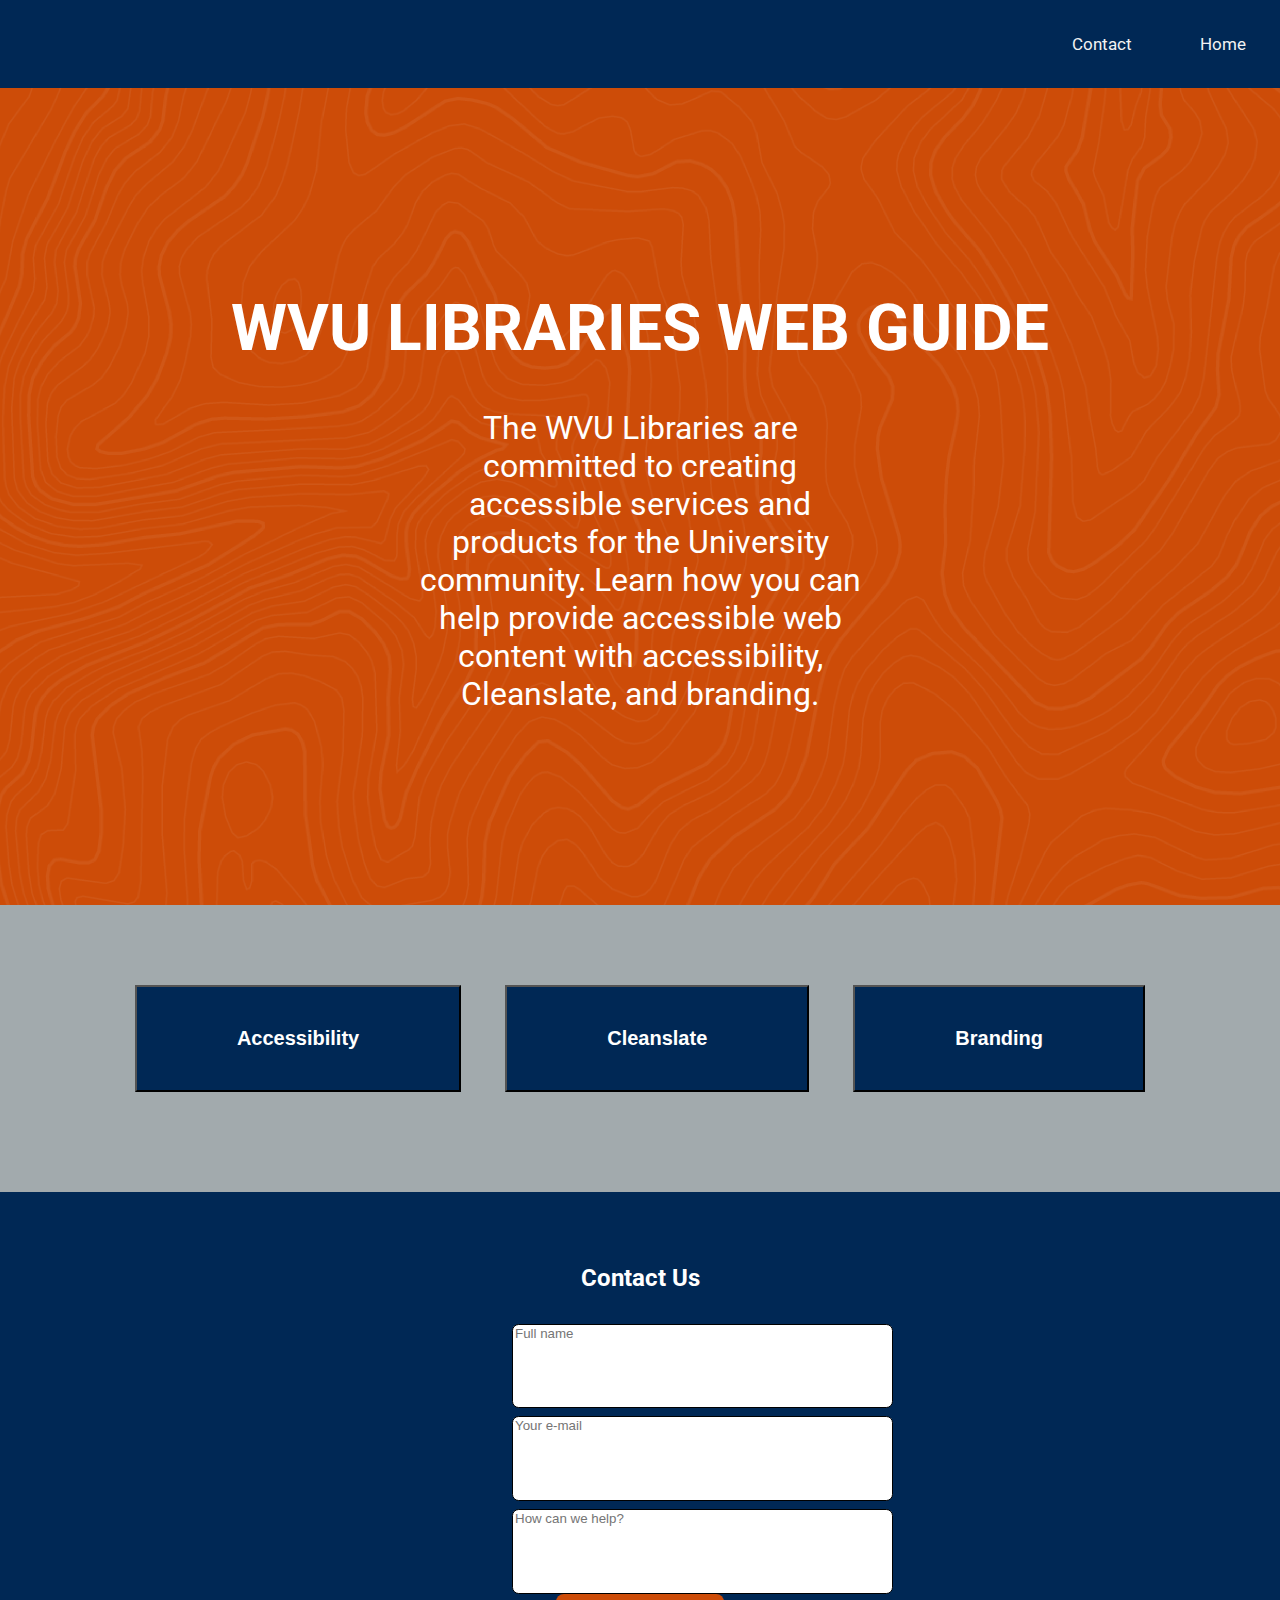
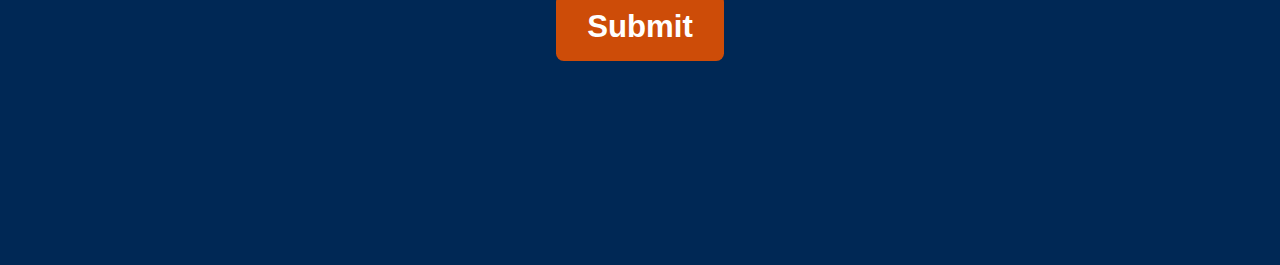
<file: web guidelines/index.html>
<!DOCTYPE html>
<html lang="en">
<head>
    <meta charset="UTF-8">
    <meta name="viewport" content="width=device-width, initial-scale=1.0">
    <title>content contributor guidelines</title>
    <link rel="stylesheet" href="css/main.css">
</head>
<body> 
    <Section>
        <div class="topnav">
            <a href="index.html">Home</a>
            <a href="mailto:twilli23@mail.wvu.edu">Contact</a>
        </div>
    </Section>

<!-- Top of homepage consists of hero image and introduction text-->

     <section class="top">
        <h1> WVU LIBRARIES WEB GUIDE </h1>
        <p>The WVU Libraries are committed to creating accessible services and products for the University community. Learn how you can help provide accessible web content with accessibility, Cleanslate, and branding.</p>
    </section>
    

    
<!-- Middle of homepage. has buttons-->

    <section class= "buttons">
        <div>
            <a href="accessibility.html" style="text-decoration: none;">
                <button type="section1">Accessibility</button>
            </a>
            <a href="cleanslate.html"style="text-decoration: none;">
                <button type="section2">Cleanslate</button>
            </a>
            <a href="branding.html" style="text-decoration: none;">
                <button type="section3">Branding</button>
            </a>
        </div>
    </section>



<!-- Middle of homepage. has contact form-->
<section>
    <div class= "form-container">
<form class="contact-form" action="contatform.php" method="POST"> 
    <p> Contact Us</p>
    <input type="text" name="name" placeholder="Full name" aria-label="name">
    <input type="text" name="mail" placeholder="Your e-mail" aria-label="email">
    <input type="text" name="message" placeholder="How can we help?" aria-label="message">
    <button type="submit" name="submit"> Submit</button>
</div>
</form> 
</section>
</body>
</html>
</file>
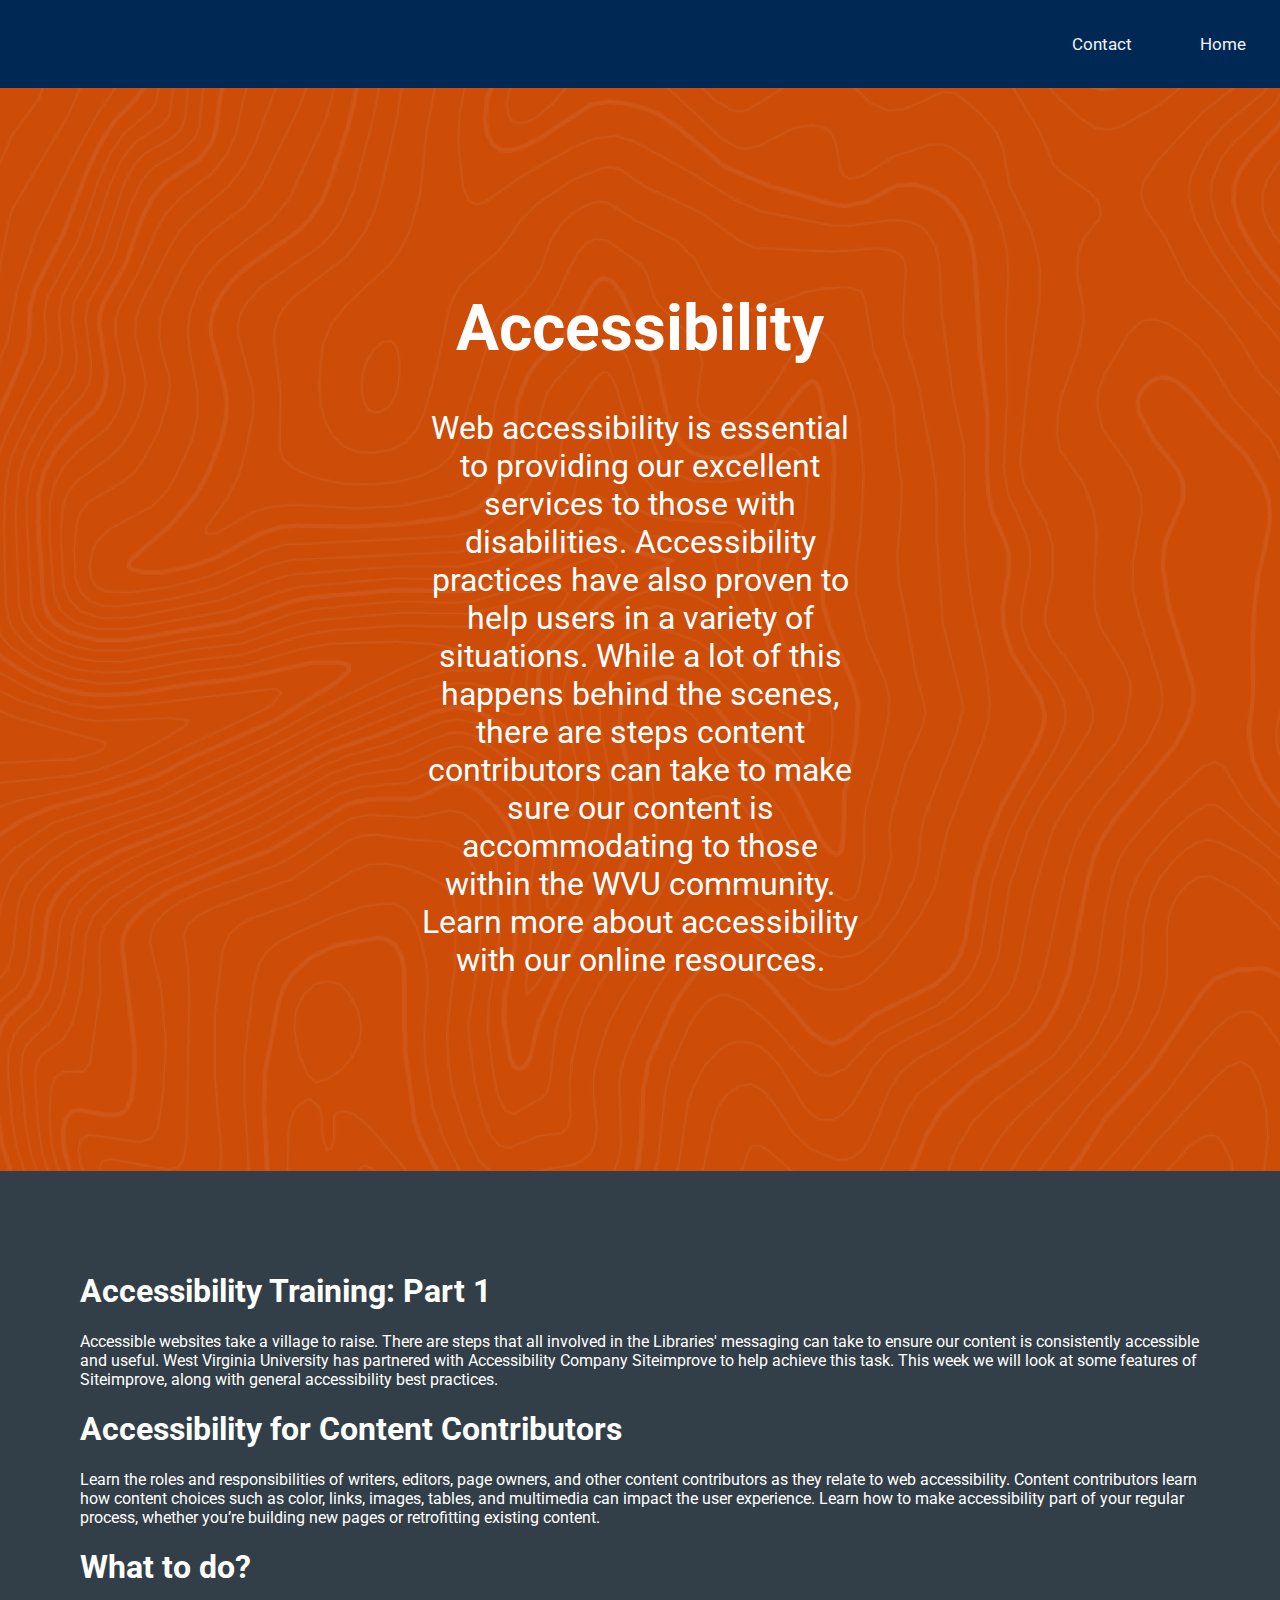
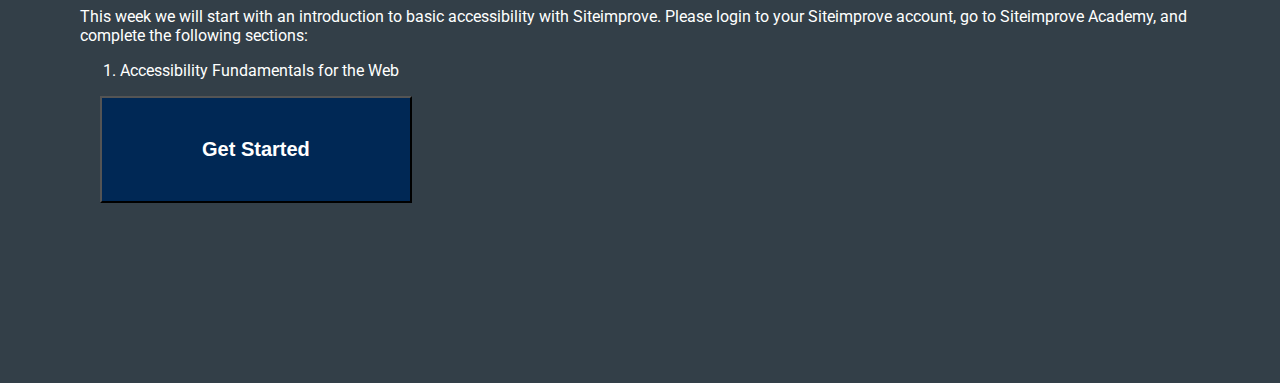
<file: web guidelines/accessibility.html>
<!DOCTYPE html>
<html lang="en">
<head>
    <meta charset="UTF-8">
    <meta name="viewport" content="width=device-width, initial-scale=1.0">
    <title>Accessibility</title>
    <link rel="stylesheet" href="css/main.css">
</head>
<body> 

    <div class="topnav">
        <a href="index.html">Home</a>
        <a href="twilli23@mail.wvu.edu">Contact</a>
      </div>

<!-- Top of homepage consists of hero image and introduction text-->

     <section class="top">
        <h1>Accessibility</h1>
        <p>Web accessibility is essential to providing our excellent services to those with disabilities. Accessibility practices have also proven to help users in a variety of situations. While a lot of this happens behind the scenes, there are steps content contributors can take to make sure our content is accommodating to those within the WVU community. Learn more about accessibility with our online resources.</p>
    </section>
    <section class="week1">
         <article>
            <h1>Accessibility Training: Part 1</h1>
            <p>Accessible websites take a village to raise. There are steps that all involved in the Libraries' messaging can take to ensure our content is consistently accessible and useful. West Virginia University has partnered with Accessibility Company Siteimprove to help achieve this task. This week we will look at some features of Siteimprove, along with general accessibility best practices.</p>
         </article>
        <article>
           <h1>Accessibility for Content Contributors</h1>
           <p>‍Learn the roles and responsibilities of writers, editors, page owners, and other content contributors as they relate to web accessibility. Content contributors learn how content choices such as color, links, images, tables, and multimedia can impact the user experience. Learn how to make accessibility part of your regular process, whether you’re building new pages or retrofitting existing content.</p>
        </article>
        <article>
            <h1>What to do?</h1>
            <p>This week we will start with an introduction to basic accessibility with Siteimprove. Please login to your Siteimprove account, go to Siteimprove Academy, and complete the following sections:</p>
            <ol>
                <li>Accessibility Fundamentals for the Web </li>
            </ol>
        </article>
        <a href="https://siteimprove.com/en-us/resources/e-learning-courses/web-fundamentals-accessibility-analytics-and-seo/">
            <button type="week1button">Get Started</button>
        </a>
</section>
</body>
</html>
</file>
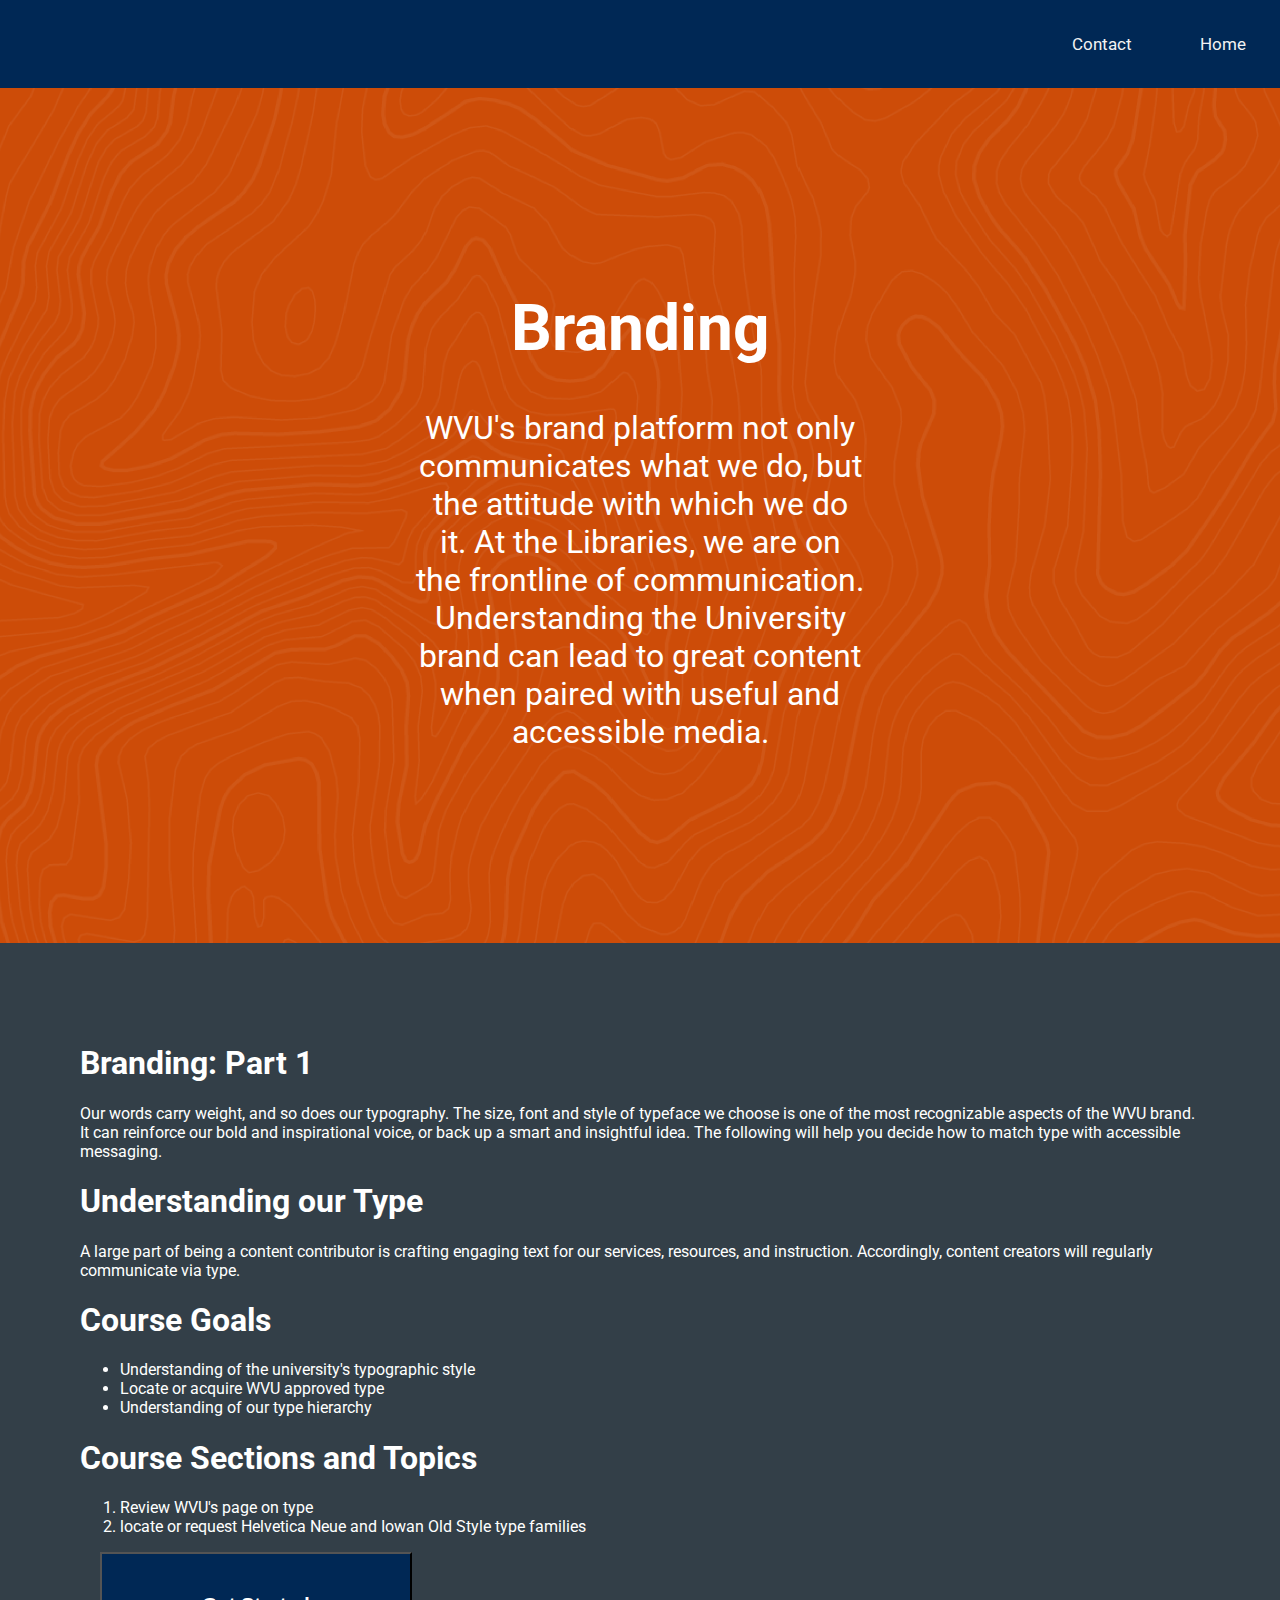
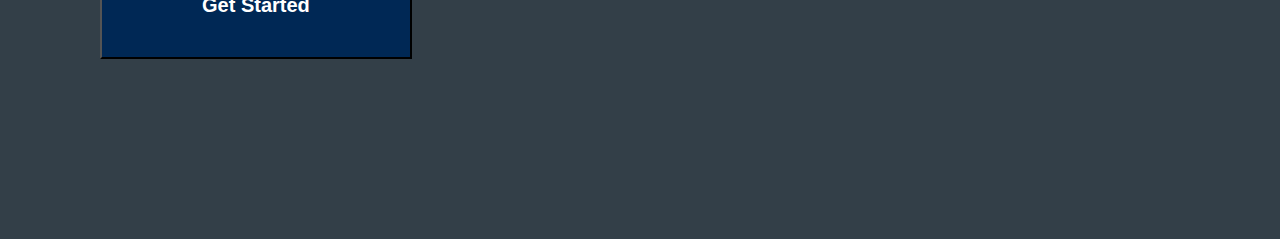
<file: web guidelines/branding.html>
<!DOCTYPE html>
<html lang="en">
<head>
    <meta charset="UTF-8">
    <meta name="viewport" content="width=device-width, initial-scale=1.0">
    <title>Branding</title>
    <link rel="stylesheet" href="css/main.css">
</head>
<body> 

    <div class="topnav">
        <a href="index.html">Home</a>
        <a href="twilli23@mail.wvu.edu">Contact</a>
      </div>

<!-- Top of homepage consists of hero image and introduction text-->

     <section class="top">
        <h1>Branding</h1>
        <p>WVU's brand platform not only communicates what we do, but the attitude with which we do it. At the Libraries, we are on the frontline of communication. Understanding the University brand can lead to great content when paired with useful and accessible media.</p>
    </section>
    <section class="week1">
         <article>
            <h1>Branding: Part 1</h1>
            <p>Our words carry weight, and so does our typography. The size, font and style of typeface we choose is one of the most recognizable aspects of the WVU brand. It can reinforce our bold and inspirational voice, or back up a smart and insightful idea. The following will help you decide how to match type with accessible messaging. </p>
         </article>
        <article>
           <h1>Understanding our Type</h1>
           <p>A large part of being a content contributor is crafting engaging text for our services, resources, and instruction. Accordingly, content creators will regularly communicate via type.</p>
        </article>
        <article>
            <h1>Course Goals</h1>
                <ul>
                    <li>Understanding of the university's typographic style</li>
                    <li>Locate or acquire WVU approved type</li>
                    <li>Understanding of our type hierarchy</li>
                </ul>
        </article>
        <article>
            <h1>Course Sections and Topics</h1>
                <ol>
                    <li>Review WVU's page on type</li>
                    <li>locate or request Helvetica Neue and Iowan Old Style type families </li>
                </ol>
        </article>
        <a href="https://universityrelations.wvu.edu/brand-guide/type">
            <button type="week1button">Get Started</button>
        </a>
</section>
</body>
</html>
</file>
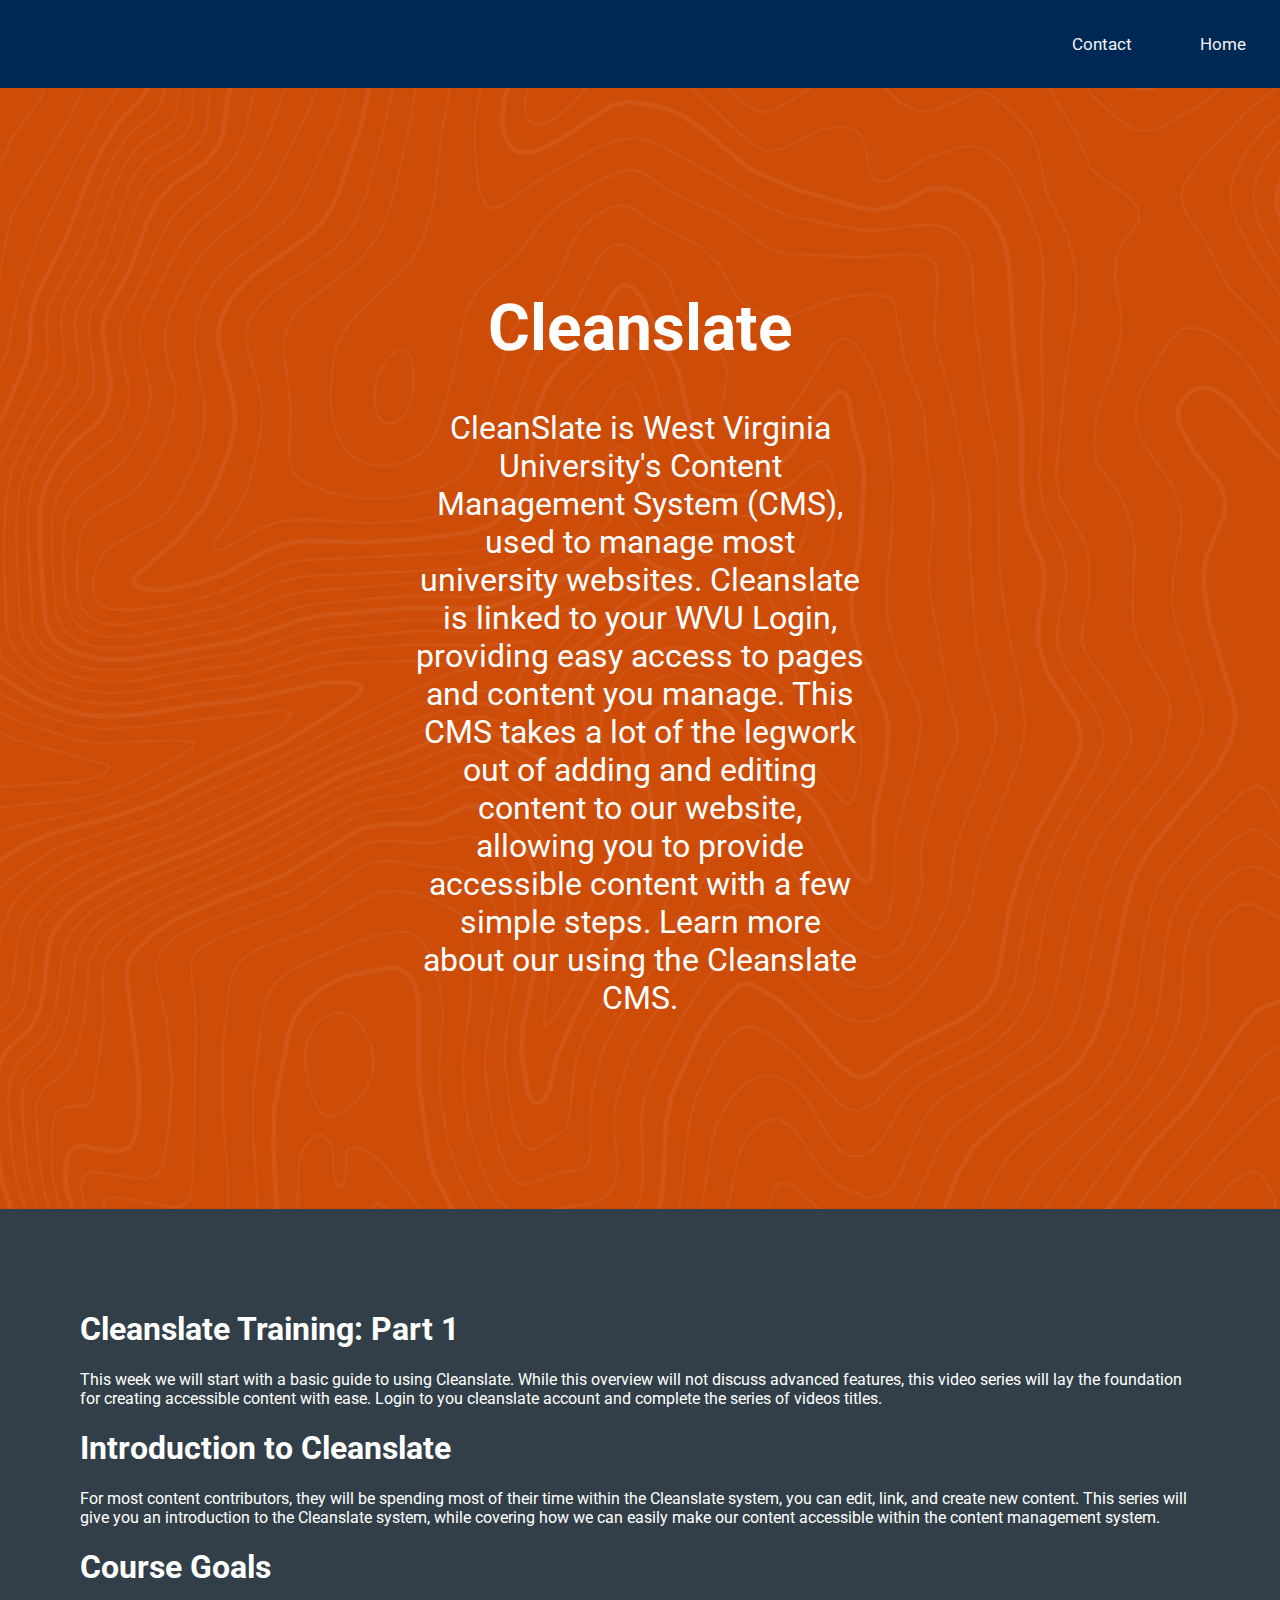
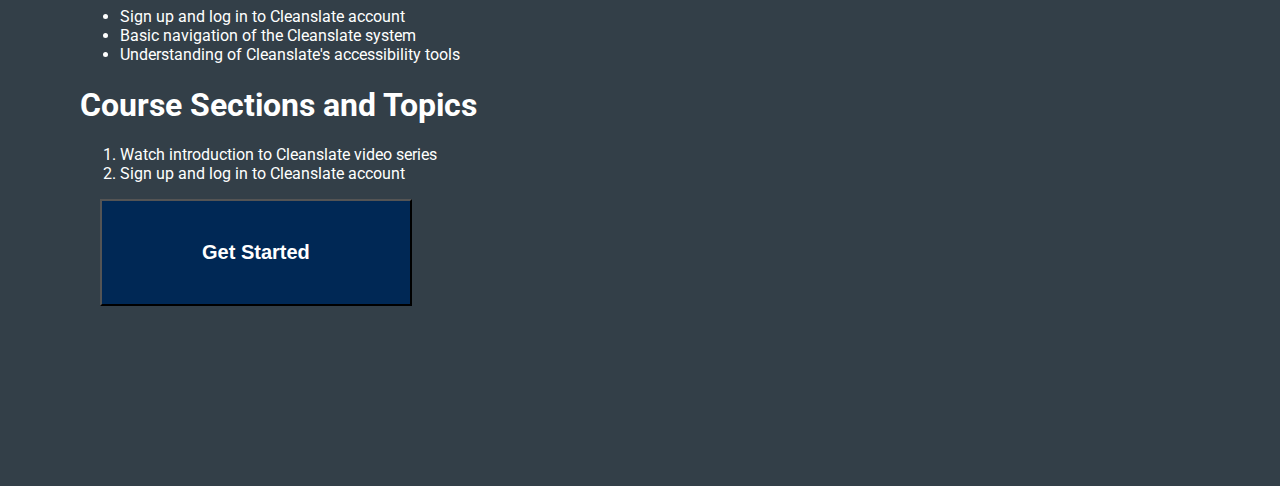
<file: web guidelines/cleanslate.html>
<!DOCTYPE html>
<html lang="en">
<head>
    <meta charset="UTF-8">
    <meta name="viewport" content="width=device-width, initial-scale=1.0">
    <title>Cleanslate</title>
    <link rel="stylesheet" href="css/main.css">
</head>
<body> 

    <div class="topnav">
        <a href="index.html">Home</a>
        <a href="twilli23@mail.wvu.edu">Contact</a>
      </div>

<!-- Top of homepage consists of hero image and introduction text-->

     <section class="top">
        <h1>Cleanslate</h1>
        <p>CleanSlate is West Virginia University's Content Management System (CMS), used to manage most university websites. Cleanslate is linked to your WVU Login, providing easy access to pages and content you manage. This CMS takes a lot of the legwork out of adding and editing content to our website, allowing you to provide accessible content with a few simple steps. Learn more about our using the Cleanslate CMS.</p>
    </section>
    <section class="week1">
         <article>
            <h1>Cleanslate Training: Part 1</h1>
            <p>This week we will start with a basic guide to using Cleanslate. While this overview will not discuss advanced features, this video series will lay the foundation for creating accessible content with ease. Login to you cleanslate account and complete the series of videos titles.</p>
         </article>
        <article>
           <h1>Introduction to Cleanslate</h1>
           <p>‍For most content contributors, they will be spending most of their time within the Cleanslate system, you can edit, link, and create new content. This series will give you an introduction to the Cleanslate system, while covering how we can easily make our content accessible within the content management system.</p>
        </article>
        <article>
            <h1>Course Goals</h1>
                <ul>
                    <li>Sign up and log in to Cleanslate account </li>
                    <li>Basic navigation of the Cleanslate system </li>
                    <li>Understanding of Cleanslate's accessibility tools</li>
                </ul>
        </article>
        <article>
            <h1>Course Sections and Topics</h1>
                <ol>
                    <li>Watch introduction to Cleanslate video series </li>
                    <li>  Sign up and log in to Cleanslate account </li>
                </ol>
        </article>
        <a href="https://cleanslatecms.wvu.edu/content-creator-video-tutorials">
            <button type="week1button">Get Started</button>
        </a>
</section>
</body>
</html>
</file>
<file: web guidelines/css/main.css>
@import url('https://fonts.googleapis.com/css?family=Roboto:400,700&display=swap');

body {
    font-family: 'Roboto', sans-serif;
    margin: 0;
}
.top {
    background: url('../images/orangepng-01.png');
    background-size: cover;
    color: white; 
    text-align: center;
    align-items: center;
    font-weight: bold;
    font-size: 2em;
    padding: 5em;
}
.top p{
    font-weight: normal;
    font-size: 100%;
    padding: 0em 8em 0em 8em;
}

input[type=text]{
    border: 1px solid black;
    border-radius:.5em;
    margin-right: 5em;
    padding-right: 15em;
    padding-bottom:5em;
}

button[type=submit]
{
    background-color: #CD4C08;
    border: none;
    padding: .5em 1em .5em 1em;
    border-radius:.25em;
    font-size: 1.3em;
    cursor: pointer;
    color: white;
    font-weight: bold;
}

input[type=button]:hover {
    background-color:#ED8B00;
}
.buttons{
    display: grid;
    grid-template-columns: 33.3% 33.3% 33.3%;
    grid-template-areas: "section1 section2 section3";
    align-items: center;
    justify-content: center;
    display: flex;
    padding-top: 5em;
    background-color: #A2AAAD;
}
button {
    padding:2em 5em 2em 5em;
    background-color: #002855;
    color: white;
    margin-bottom: 5em;
    font-weight: bold;
    font-size: 125%;
    margin: 0em 1em 5em 1em;
}
button:hover{
    background-color: #005EB8;
}
form{
    background-color: #002855;
    Color: white;
    padding: 2em 40% 2em 40%;
    font-weight: bold;
    text-align: center;
    align-items: center;
    font-size: x-large;
    position: relative;
}

.topnav {
    background-color: #002855;
    overflow: hidden;
  }
  
  .topnav a {
    float: RIGHT;
    color: #f2f2f2;
    text-align: center;
    padding: 2em;
    text-decoration: none;
    font-size: 17px;
  }
  
  .topnav a:hover {
    background-color: #005EB8;
    color: white;
  }
  .topnav a.active {
    background-color:#005EB8;
    color: white;
  }
  .week1{
    background-color: #333F48;
    padding: 5em;
    color: white;
  }

  @media screen and (max-width: 1024px) {
    body{
      font-size: 50%;
    }
}

@media screen and (max-width: 600px) {
    form{
      padding: 2em 25% 2em 25%;
    }
  }
</file>
